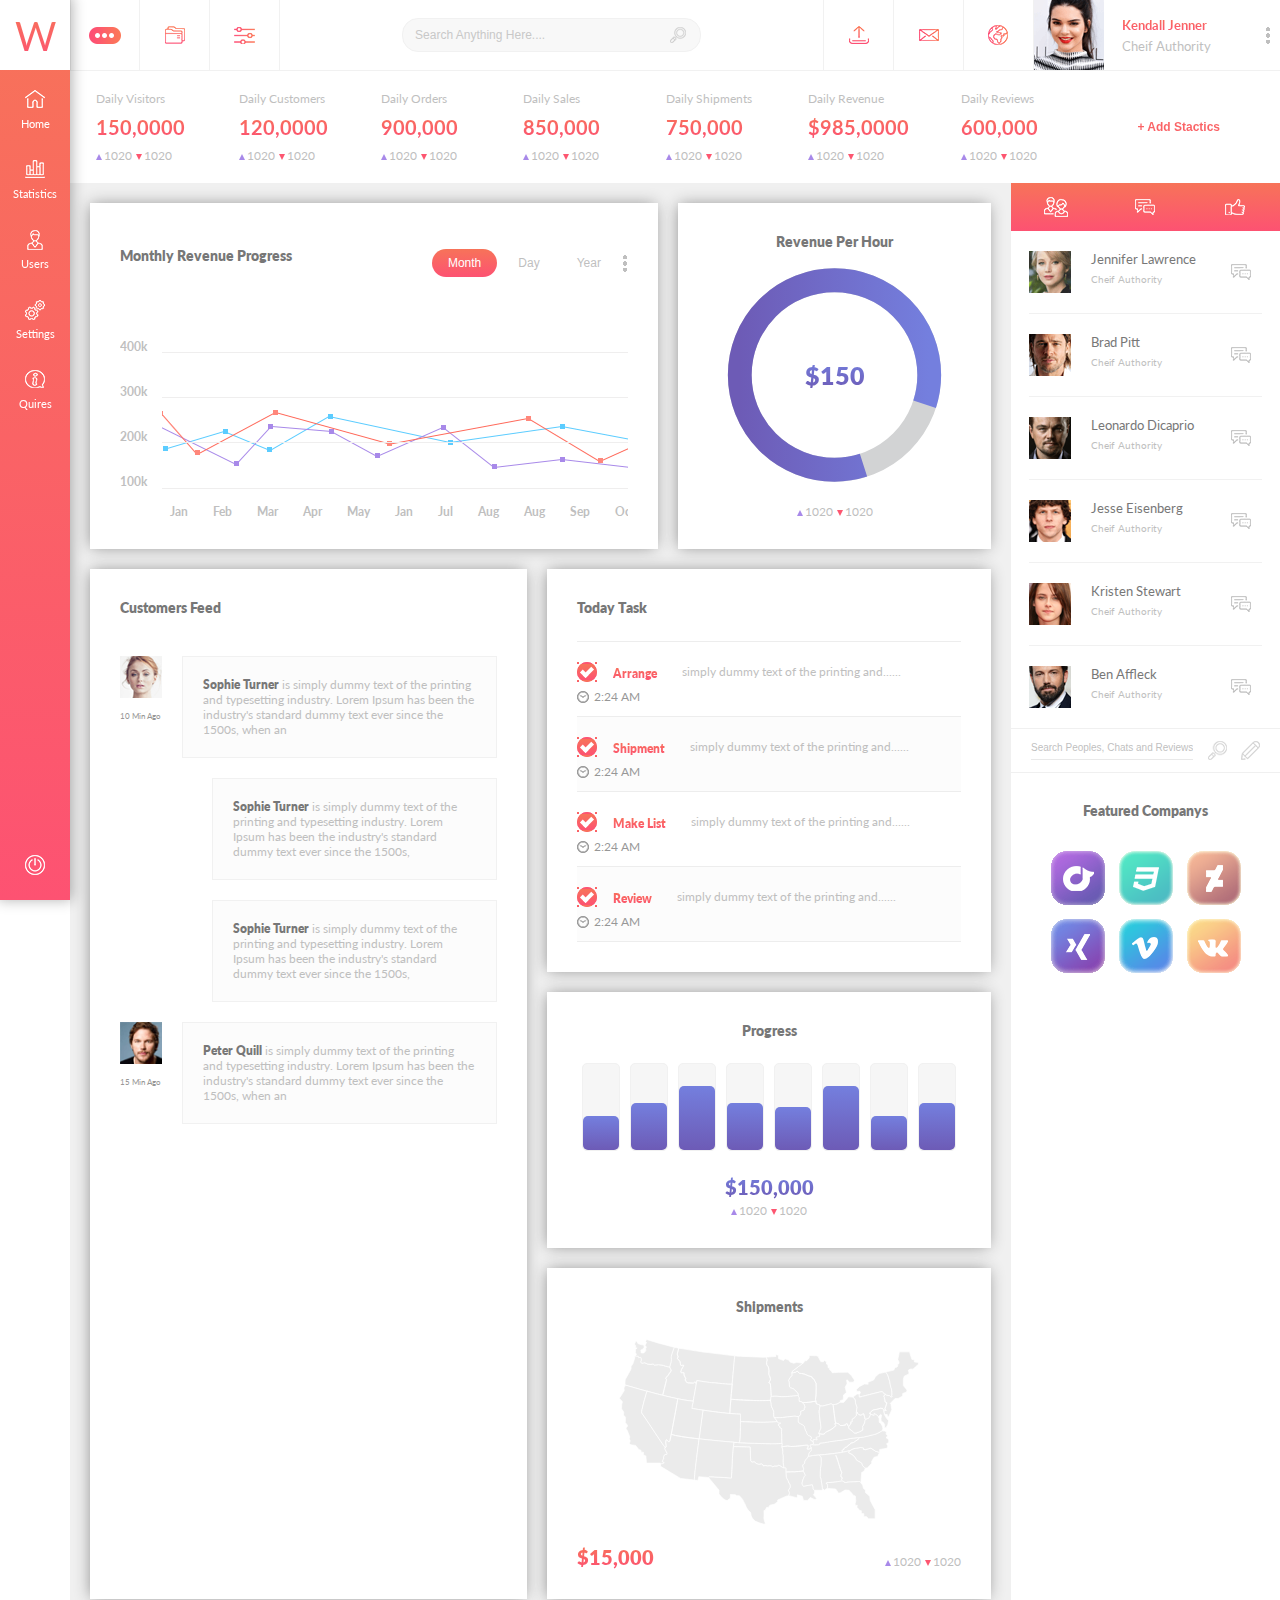
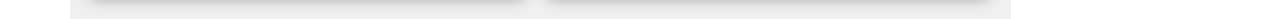
<file: index.html>
<!DOCTYPE html>
<html lang="en">
   <head>
      <meta charset="UTF-8" />
      <meta name="viewport" content="width=device-width, initial-scale=1.0" />
      <title>Hollywood dashboard</title>
      <link href="https://fonts.googleapis.com/css2?family=Lato:wght@300;400;700;900&display=swap" rel="stylesheet">
      <link rel="stylesheet" href="./source/style/main.css" />
   </head>
   <body>
      <div class="wrapper">
         <nav class="nav">
            <a href="#" class="nav__link nav__link--logo">
               <span>W</span>
            </a>
            <a href="#" class="nav__link nav__link--home">Home</a> 
            <a href="#" class="nav__link nav__link--statistics">Statistics</a> 
            <a href="#" class="nav__link nav__link--users">Users</a> 
            <a href="#" class="nav__link nav__link--settings">Settings</a> 
            <a href="#" class="nav__link nav__link--quires">Quires</a>
            <a href="#" class="nav__link nav__link--power"></a>
            <a href="#" class="nav__link nav__link--burger">
               <div class="nav__burger-item"></div>
            </a>
         </nav>
         <div class="container">
             <!-- HEADER START -->
            <header class="header">
               <div class="header-nav">
                  <button class="header-nav__btn header-nav__btn--more"></button>
                  <button class="header-nav__btn header-nav__btn--folder"></button>
                  <button class="header-nav__btn header-nav__btn--settings"></button>
                  <div class="header-nav__search">
                     <input class="header-nav__input-search" type="text" placeholder="Search Anything Here...." />
                  </div>
                  <button class="header-nav__btn header-nav__btn--upload"></button>
                  <button class="header-nav__btn header-nav__btn--envelope"></button>
                  <button class="header-nav__btn header-nav__btn--planet-earth"></button>
                  <div class="header-nav__user">
                     <img class="header-nav__userpic" src="./source/img/header/avatar.png" alt="Kendall Jenner" />
                     <div class="header-nav__text">
                        <span class="header-nav__name">Kendall Jenner</span>
                        <p class="header-nav__specialty">Cheif Authority</p>
                     </div>
                     <button class="header-nav__user-more"></button>
                  </div>
               </div>
               <div class="daily">
                  <ul class="daily__list">
                     <li class="daily__item">
                        <p class="daily__daily">Daily Visitors</p>
                        <p class="daily__daily-number">150,0000</p>
                        <div class="daily__index index"> 
                           <span class="index__item index__item--up">1020</span> 
                           <span class="index__item index__item--down">1020</span>
                        </div>
                     </li>
                     <li class="daily__item">
                        <p class="daily__daily">Daily Customers</p>
                        <p class="daily__daily-number">120,0000</p>
                        <div class="daily__index index">
                           <span class="index__item index__item--up">1020</span>
                           <span class="index__item index__item--down">1020</span>
                        </div>
                     </li>
                     <li class="daily__item">
                        <p class="daily__daily">Daily Orders</p>
                        <p class="daily__daily-number">900,000</p>
                        <div class="daily__index index"> 
                           <span class="index__item index__item--up">1020</span> 
                           <span class="index__item index__item--down">1020</span> 
                        </div>
                     </li>
                     <li class="daily__item">
                        <p class="daily__daily">Daily Sales</p>
                        <p class="daily__daily-number">850,000</p>
                        <div class="daily__index index"> 
                           <span class="index__item index__item--up">1020</span> 
                           <span class="index__item index__item--down">1020</span> 
                        </div>
                     </li>
                     <li class="daily__item">
                        <p class="daily__daily">Daily Shipments</p>
                        <p class="daily__daily-number">750,000</p>
                        <div class="daily__index index"> 
                           <span class="index__item index__item--up">1020</span> 
                           <span class="index__item index__item--down">1020</span>
                        </div>
                     </li>
                     <li class="daily__item">
                        <p class="daily__daily">Daily Revenue</p>
                        <p class="daily__daily-number">$985,0000</p>
                        <div class="daily__index index"> 
                           <span class="index__item index__item--up">1020</span> 
                           <span class="index__item index__item--down">1020</span> 
                        </div>
                     </li>
                     <li class="daily__item">
                        <p class="daily__daily">Daily Reviews</p>
                        <p class="daily__daily-number">600,000</p>
                        <div class="daily__index index"> 
                           <span class="index__item index__item--up">1020</span> 
                           <span class="index__item index__item--down">1020</span> 
                        </div>
                     </li>
                  </ul>
                  <button class="daily__daily-btn">+ Add Stactics</button>
               </div>
            </header>
            <!-- HEADER END -->
            <div class="container--inner">
               <main class="main">
                  <div class="stack--horizontal">
                     <div class="monthly-progress">
                        <div class="monthly-progress__header">
                           <p class="monthly-progress__title">Monthly Revenue Progress</p>
                           <div class="monthly-progress__btn-wrap">
                              <button class="monthly-progress__btn monthly-progress__btn--active">Month</button>
                              <button class="monthly-progress__btn">Day</button>
                              <button class="monthly-progress__btn">Year</button>
                              <button class="monthly-progress__btn-more"></button>
                           </div>
                        </div>
                        <div class="monthly-progress__diagram">
                           <div class="monthly-progress__inner">
                              <ul class="monthly-progress__osiy">
                                 <li class="monthly-progress__osiy-item"> 400k </li>
                                 <li class="monthly-progress__osiy-item"> 300k </li>
                                 <li class="monthly-progress__osiy-item"> 200k </li>
                                 <li class="monthly-progress__osiy-item"> 100k </li>
                              </ul>
                              <svg class="monthly-progress__svg"> </svg>
                           </div>
                           <ul class="monthly-progress__osix">
                              <li class="monthly-progress__osix-item"> Jan </li>
                              <li class="monthly-progress__osix-item"> Feb </li>
                              <li class="monthly-progress__osix-item"> Mar </li>
                              <li class="monthly-progress__osix-item"> Apr </li>
                              <li class="monthly-progress__osix-item"> May </li>
                              <li class="monthly-progress__osix-item"> Jan </li>
                              <li class="monthly-progress__osix-item"> Jul </li>
                              <li class="monthly-progress__osix-item"> Aug </li>
                              <li class="monthly-progress__osix-item"> Aug </li>
                              <li class="monthly-progress__osix-item"> Sep </li>
                              <li class="monthly-progress__osix-item"> Oct </li>
                              <li class="monthly-progress__osix-item"> Nov </li>
                              <li class="monthly-progress__osix-item"> Doc </li>
                           </ul>
                        </div>
                     </div>
                     <div class="revenue-per-hour">
                        <p class="revenue-per-hour__title">Revenue Per Hour</p>
                        <div class="revenue-per-hour__diagram">
                           <svg class="revenue-per-hour__svg" width="100%" height="100%" viewBox="0 0 42 42">
                              <circle class="revenue-per-hour__hole" cx="21" cy="21" r="15.91549430918954" fill="transparent"></circle>
                              <circle class="revenue-per-hour__ring" cx="21" cy="21" r="15.91549430918954" fill="transparent" stroke="#d2d3d4" stroke-width="4"></circle>
                              <circle class="revenue-per-hour__segment" cx="21" cy="21" r="15.91549430918954" fill="transparent" stroke="#ce4b99" stroke-width="4" stroke-dasharray="85 15" stroke-dashoffset="180"></circle>
                              <linearGradient id="linear-gradient">
                                 <stop offset="0%" stop-color="#6d5bb6" class="stop-1" />
                                 <stop offset="100%" stop-color="#747fde" class="stop-2" />
                              </linearGradient>
                           </svg>
                           <div class="revenue-per-hour__money">$150</div>
                        </div>
                        <div class="revenue-per-hour__index index">
                           <span class="index__item index__item--up">1020</span>
                           <span class="index__item index__item--down">1020</span>
                        </div>
                     </div>
                  </div>
                  <div class="stack--horizontal-two">
                     <div class="customers-feed">
                        <p class="customers-feed__title">Customers Feed</p>
                        <div class="customers-feed__wrap">
                           <div class="customers-feed__avatar-wrap">
                              <img class="customers-feed__avatar" src="./source/img/main/sophie_turner.png" alt="Sophie Turner" />
                              <span class="customers-feed__time-ago"> 10 Min Ago </span>
                           </div>
                           <ul class="customers-feed__list">
                              <li class="customers-feed__item">
                                 <span>Sophie Turner</span> is simply dummy text of the printing and typesetting industry. 
                                 Lorem Ipsum has been the industry's standard dummy text ever since the 1500s, when an
                              </li>
                              <li class="customers-feed__item">
                                 <span>Sophie Turner</span> is simply dummy text of the printing and typesetting industry.
                                 Lorem Ipsum has been the industry's standard dummy text ever since the 1500s,
                              </li>
                              <li class="customers-feed__item">
                                 <span>Sophie Turner</span> is simply dummy text of the printing and typesetting industry.
                                 Lorem Ipsum has been the industry's standard dummy text ever since the 1500s,
                              </li>
                           </ul>
                        </div>
                        <div class="customers-feed__wrap">
                           <div class="customers-feed__avatar-wrap">
                              <img class="customers-feed__avatar" src="./source/img/main/peter_quill.png" alt="Peter Quill" /> 
                              <span class="customers-feed__time-ago"> 15 Min Ago </span> 
                           </div>
                           <ul class="customers-feed__list">
                              <li class="customers-feed__item">
                                 <span>Peter Quill</span> is simply dummy text of the printing and typesetting industry.
                                 Lorem Ipsum has been the industry's standard dummy text ever since the 1500s, when an
                              </li>
                           </ul>
                        </div>
                     </div>
                     <div class="stack">
                        <div class="today-task">
                           <p class="today-task__title">Today Task</p>
                           <ul class="today-task__list">
                              <li class="today-task__item">
                                 <label class="today-task__label">
                                    <input  class="today-task__radio" type="checkbox" name="task_1" value="1" checked />
                                    <span class="today-task__mark"></span>
                                    <span class="today-task__desc">Arrange</span>
                                 </label>
                                 <span class="today-task__text">simply dummy text of the printing and......</span>
                                 <span class="today-task__clock">2:24 AM</span>
                              </li>
                              <li class="today-task__item">
                                 <label class="today-task__label">
                                    <input class="today-task__radio"  type="checkbox" name="task_1" value="1" checked />
                                    <span class="today-task__mark"></span>
                                    <span class="today-task__desc">Shipment</span>
                                 </label>
                                 <span class="today-task__text">simply dummy text of the printing and......</span>
                                 <span class="today-task__clock">2:24 AM</span>
                              </li>
                              <li class="today-task__item">
                                 <label class="today-task__label">
                                    <input class="today-task__radio" type="checkbox" name="task_1" value="1" checked />
                                    <span class="today-task__mark"></span>
                                    <span class="today-task__desc">Make List</span>
                                 </label>
                                 <span class="today-task__text">simply dummy text of the printing and......</span>
                                 <span class="today-task__clock">2:24 AM</span>
                              </li>
                              <li class="today-task__item">
                                 <label class="today-task__label">
                                    <input class="today-task__radio" type="checkbox" name="task_1" value="1" checked />
                                    <span class="today-task__mark"></span> 
                                    <span class="today-task__desc">Review</span>
                                 </label>
                                 <span class="today-task__text">simply dummy text of the printing and......</span>
                                 <span class="today-task__clock">2:24 AM</span>
                              </li>
                           </ul>
                        </div>
                        <div class="progress">
                           <p class="progress__title">Progress</p>
                           <div class="progress__grafic"> 
                              <span class="progress__col">
                              <span class="progress__value"></span>
                              </span>
                              <span class="progress__col">
                              <span class="progress__value"></span>
                              </span>
                              <span class="progress__col">
                              <span class="progress__value"></span>
                              </span>
                              <span class="progress__col">
                              <span class="progress__value"></span>
                              </span>
                              <span class="progress__col">
                              <span class="progress__value"></span>
                              </span>
                              <span class="progress__col">
                              <span class="progress__value"></span>
                              </span>
                              <span class="progress__col">
                              <span class="progress__value"></span>
                              </span>
                              <span class="progress__col">
                              <span class="progress__value"></span>
                              </span>
                           </div>
                           <div class="progress__footer">
                              <span class="progress__money"> $150,000 </span>
                              <div class="progress__index index">
                                 <span class="index__item index__item--up">1020</span>
                                 <span class="index__item index__item--down">1020</span>
                              </div>
                           </div>
                        </div>
                        <div class="shipments">
                           <p class="shipments__title">Shipments</p>
                           <div class="shipments__usa-map">
                              <svg xmlns="http://www.w3.org/2000/svg" viewBox="0 0 434.97 269.15">
                                 <g id="OBJECTS">
                                    <a href="#">
                                       <text fill="#fff">123456</text>
                                       <path class="cls-1" d="M251.17,47.33c-1.14,1.37,0,5.24,0,5.24s-5.47,6.15-5,7.75a13.81,13.81,0,0,1,.91,4.78c0,2.28,0,5,1.82,5.69s4.1.91,5.92,2.74,1.6,2.73,3.42,3.64S260.05,81,260.05,82s1.59,3.42,1.59,3.42l-.45,2.73.68,2.51h2.28l1.58,1.33c1.1,0,4.2.15,5.38.15,1.45,0,7.23-.8,7.23-.8l4.33-.8,3-.24-3,.24-4.33.8s-5.78.8-7.23.8c-1.18,0-4.28-.11-5.38-.15l1.38,1.18a6.51,6.51,0,0,1,1.82,2.5c.46,1.37,1.6,3.19.23,4.33s1.6,1.59-1.37,3.19-3.87.68-4.1,1.59a37.37,37.37,0,0,0,0,5l-3.18,2.74s-1.6,7.74.68,9.34,6.6,3,7.52,4.78.91,5.46,2.27,6.83,1.6,4.1,1.6,4.1,1.59,3,3.87,3.19a3.05,3.05,0,0,1,2.73,3.19c0,.91-3.19,2.05-.68,3.42a16.17,16.17,0,0,1,3.42,2.27s-.53-3.58.59-3.74,3.21-.32,3.21-.32l1.44,1.12a1.66,1.66,0,0,0,.33-1.44c-.16-1-2.25-2.57-.49-2.89s3.86-.8,3.86-.8.64-2.09.16-2.73a3.13,3.13,0,0,1-.48-3.53c.8-1.77,2.56-6.26,2.56-6.26s-.32-3.37-.48-5.14-2.57-17.17-2.08-19.74S292,97.07,292,97.07s0-1.13-2.41-2.09-3.05-.48-3.37-1.93a6,6,0,0,1-.16-2.24c-.27-1-.9-3-.9-3l.91-6.75.13-11.17-.13-5.46-1.45-2.64-1.77-3.7L280.1,56.3l-.32-1.61a28.43,28.43,0,0,1-7.38-2.4A23.58,23.58,0,0,0,265.18,50s-4,0-4.34-1a3.12,3.12,0,0,0-2.41-2.25c-1.28-.16-1,1.44-1.92,1.44a57,57,0,0,0-5.62,1.13,57,57,0,0,1,5.62-1.13c1,0,.64-1.6,1.92-1.44a3.12,3.12,0,0,1,2.41,2.25c.32,1,4.34,1,4.34,1a23.58,23.58,0,0,1,7.22,2.25,28.43,28.43,0,0,0,7.38,2.4l.32,1.61,2.73,1.76,1.77,3.7,1.45,2.64.13,5.46L286.05,81l-.91,6.75s.63,2,.9,3a6,6,0,0,0,.16,2.24c.32,1.45,1,1,3.37,1.93S292,97.07,292,97.07l3.69.16,6.1-1.61,6.1-1.6,2.73,1.28s3.53-.48,5.13-.8c1.11-.22,3.74-1.84,5.28-2.83V89.42L325.42,88l.19-3.3.21-3.52,4.28-3.48-1.87-7.76L331,64.82l-.29-2.18-.38-2.9.94-.53,3,3.43h5.94l1.61-2.77-4.27-6.41-5.43-5.36-13.69.28-9.09.53-1.08-2.4-2.54-1.87V41.83l-2.27-.13,0-1.07-.1-2.82-2.14-1.46L301,32.86l-3.35-2L296.81,33l-3.88-.14-3.88-7.34-1.87-1.21L277,23.91l-1.07,2,.26,1.48-3.74,4-2.8.27-2.28,3.61-.63-.1C263.62,37.53,252.15,46.15,251.17,47.33Z" />
                                    </a>
                                    <a href="#">
                                       <path class="cls-1" d="M41,75.15s-.06.22-.17.57c22.59,6.15,51.18,13.22,67,14.41,2-10.43,4.73-25.48,5.3-29.81,0,0,19.82,3.18,23.47,3.18s24.13,2.84,27.79,1.89c1.68-18.72,3.42-37.1,3.79-41l-39-4.72-8.52-1-.77-.1-24.29-3.9L87,13.26l-2.3,8.56L86,25.92l-1.14,2a8.06,8.06,0,0,0,3,3.42c1.82.91.91,6.6,2.28,7.06,0,0,3.87-.68,3.87,0s-3.42,6.15-3.42,6.15a5.63,5.63,0,0,1-.68,2.73c-.68.91.23,1.14.91,1.6s3.87-.91,3.65.45a12.3,12.3,0,0,0,.45,3.87l2,4.1-.91,2.51s1.6.23,1.6.91-.23,1.37.68,2a7.88,7.88,0,0,0,3,.91,33.71,33.71,0,0,1,4.33.23,10.18,10.18,0,0,0,2.73,0s1.82-2.05,2.51-1.37a9.55,9.55,0,0,1,1.36,2.51,9.55,9.55,0,0,0-1.36-2.51c-.69-.68-2.51,1.37-2.51,1.37a10.18,10.18,0,0,1-2.73,0,33.71,33.71,0,0,0-4.33-.23,7.88,7.88,0,0,1-3-.91c-.91-.68-.68-1.37-.68-2s-1.6-.91-1.6-.91L97,57.35l-2-4.1a12.3,12.3,0,0,1-.45-3.87c.22-1.36-3,0-3.65-.45s-1.59-.69-.91-1.6a5.63,5.63,0,0,0,.68-2.73S94,39.13,94,38.45s-3.87,0-3.87,0c-1.37-.46-.46-6.15-2.28-7.06a8.06,8.06,0,0,1-3-3.42l1.14-2-1.37-4.1L87,13.26,85,13l-.89-.2-3.75-.83C79,15.38,74.82,26.4,75.78,27.74c1.14,1.6-1.14,9.57-1.14,9.57L73.5,40.73S76,44.37,75.78,46s-3.87,5-3.65,5.92-4.55,3.87-4.1,5,1.6,1.59.92,3.42S63.71,81.5,63.71,81.5,68.26,62.14,69,60.32,68.49,58,68,56.9s4.33-4.1,4.1-5,3.42-4.33,3.65-5.92-2.28-5.24-2.28-5.24-5.24-1.14-8.65-2.28a27.68,27.68,0,0,0-7.52-1.14l-5.7.46-2.05-1.6-3.64.68-4.1-.45a49.64,49.64,0,0,0-4.55-2c-.92-.23-2.74.91-3.65.68s-2.28-1.36-1.59-2.28A5.63,5.63,0,0,0,32.73,30s-.23-2.73-.91-3.19-3,.46-3,.46,0-1.82-.91-2.28a18,18,0,0,0-4.51-.28l-.33.39v2.41l-2.68,8.55-1.24,1.79L17.76,40v3.47l-3.52,6.38L9.21,59l-.43,7.62c3.71,1.12,16.44,4.91,32,9.15C40.91,75.37,41,75.15,41,75.15Z" />
                                    </a>
                                    <a href="#">
                                       <path class="cls-1" d="M164.61,65.33l-.22.06c-1.64,18.16-3.21,36.63-3.42,42.53.21-5.9,1.78-24.37,3.42-42.53-3.66,1-24.23-1.89-27.79-1.89s-23.47-3.18-23.47-3.18c-.57,4.33-3.35,19.38-5.3,29.81l.29,0-.29,0c-1.13,6-2,10.5-2,10.5s6.63,1.13,16.15,2.55h0c15.84,2.37,39.69,5.56,54.42,5.76,0,0,0,4.62,0,10.78,3.13.22,33.65,2.24,53.38,0-.69-.46-1.83-3.42-3.88-5.24a2.73,2.73,0,0,1-.46-.6h0c-1.39-2.37-.49-8-.9-9.2a40.87,40.87,0,0,0-3-6.38c-.92-1.36-.23-5.23-1.14-7.06a5.08,5.08,0,0,1-.33-2.44C203.55,90.54,163,87.42,163,87.42s40.53,3.12,57.07,1.43c.1-1.85.63-4,.78-5.53.23-2.28-1.14-18.68-1.14-18.68l-2.27-1.36s2.5-3.65,2.5-5-1.82-5.47-2.28-6.84.23-4.55,0-6.38-.45-4.78-2.27-6.37-.92-6.61-.46-7.75-1.14-4.55-1.14-4.55,1.6,3.41,1.14,4.55-1.37,6.15.46,7.75,2.05,4.55,2.27,6.37-.45,5,0,6.38S220,56.9,220,58.27s-2.5,5-2.5,5l2.27,1.36s1.37,16.4,1.14,18.68c0,0,8.35-.7,11.4.1s15.73-.32,18.14-.48,9.64-1,9.64-1c0-.91,0-3.87-1.82-4.78s-1.6-1.82-3.42-3.64-4.1-2-5.92-2.74-1.82-3.41-1.82-5.69a13.81,13.81,0,0,0-.91-4.78c-.46-1.6,5-7.75,5-7.75s-1.14-3.87,0-5.24c1-1.18,12.45-9.8,15.59-12.15L258,33.8l-4.29,1.35-5.47-1.88-1.62-2.68-5.6-1.87-2.14,2.41-7.49-2.68V24l-3.62-2.13v3.48l-12.9.87-4.75.32-30.74-1.34-2.94-.13-4-.19-4.32-.52c-.37,3.89-2.11,22.27-3.79,41Z" />
                                    </a>
                                    <a href="#">
                                       <path class="cls-1" d="M263.69,104.73c.23-.91,1.14,0,4.1-1.59s0-2,1.37-3.19.23-3-.23-4.33a6.51,6.51,0,0,0-1.82-2.5l-1.38-1.18h0l-1.58-1.33h-2.28l-.68-2.51.45-2.73s-1.59-2.5-1.59-3.42c0,0-7.23.83-9.64,1s-15.09,1.29-18.14.48-11.4-.1-11.4-.1c-.15,1.5-.68,3.68-.78,5.53l.55-.06-.55.06a5.08,5.08,0,0,0,.33,2.44c.91,1.83.22,5.7,1.14,7.06a40.87,40.87,0,0,1,3,6.38c.41,1.25-.49,6.83.9,9.2a69.24,69.24,0,0,0,7,.31c4.34,0,20.71-2.25,22.31-2.25a12.57,12.57,0,0,1,3.21.49h2.56l3.18-2.74A37.37,37.37,0,0,1,263.69,104.73Z" />
                                    </a>
                                    <a href="#">
                                       <path class="cls-1" d="M28,25c.91.46.91,2.28.91,2.28s2.28-.91,3-.46.91,3.19.91,3.19a5.63,5.63,0,0,1-.68,2.73c-.69.92.68,2,1.59,2.28s2.73-.91,3.65-.68a49.64,49.64,0,0,1,4.55,2l4.1.45,3.64-.68,2.05,1.6,5.7-.46a27.68,27.68,0,0,1,7.52,1.14c3.41,1.14,8.65,2.28,8.65,2.28l1.14-3.42s2.28-8,1.14-9.57c-1-1.34,3.25-12.36,4.6-15.82l-3.25-.72L56.66,5.73,40.09.62l-1.2,3.1,1.2,1.21-.6,1.46L38,9.07l2.14,2.81L39,13.22V17l-2.68,3.21H32.47l-.54-4.29L34.61,15l2-2.81V8.93l-4.69-.79L27.52,6.39l-1.2-3.2H24.45l-1.34,3.6V8.93l1.34.67-.13,3.2,2.13.3-2.23,2.17-.17,4.36,1.47,2.68-2.08,2.42A18,18,0,0,1,28,25Z" />
                                    </a>
                                    <a href="#">
                                       <path class="cls-1" d="M344.47,106.33v-.07S344.45,106.32,344.47,106.33Z" />
                                    </a>
                                    <a href="">
                                       <path class="cls-1" d="M380.42,76.52c2.57-.32,2.57.8,2.57.8l1.12,1.29s-.16.64.8,1.12l1.48.79.35-.27-.35.27,1.73,1,4.5.8s2.24,2.57,3.37,1.93-.32-1.13-.32-1.93a6.29,6.29,0,0,1,.48-1.93s-.48-8-1.13-9-1.44-5.14-1.44-5.14l-.8-4.65L391,55.82s-.8-3.85-2.25-5.3a9.19,9.19,0,0,1-1.7-2.64l-9.62,2.23-5.62,5-2,4.15-8.21,3.43-.75.31.81,2.54L356,65.23l-7.22,3.88-4.27,4.14.67,3.08,4.28-.54.93,1.87-1.07,2.14-1,0,.27,4.62S377.85,76.84,380.42,76.52Z" />
                                    </a>
                                    <a href="#">
                                       <path class="cls-1" d="M65.51,179.73c1.28-.81-1-1-1.93-1.45s.48-1.76.48-2.89,1.61-1.12,1-2.08,1.12-5.14,1.12-5.14a3,3,0,0,1,2.41-.64c1.28.32,1.76-1.13,1.28-2.09l-1.6-3.21c-.32-.64-.81-2.25-1.45-2.73-.3-.22.11-1,.63-1.86-3.42-3.78-32.67-49.28-34.23-50.17s6.37-27.55,7.61-31.75c-15.58-4.24-28.31-8-32-9.15l-.11,2L7.34,71l.52,3.74L3.19,82.34.64,85.82,5.19,90.9l-.93,4-.32,6.34L7.07,106l-.27,4.29,2.81,3.07-.27,7.89,3.08,3.62v2l-1.88,2v1.6l1.21,1.08,2.53,6.25.61,1.51,1.13,2.8-.94,2.41.68,1.74.8,1.46-1,2.95h0l-.32.93,2.27,1.87,6.69.8,5.09,6.28,2.71.72.49,2.9h3.21v4l3.48,1.33.28,3.17.65,7.26H60.42V181H62.3A6.42,6.42,0,0,0,65.51,179.73Z" />
                                       <text class="cls-2" transform="translate(21.56 134.57)" fill="#fff"></text>
                                    </a>
                                    <a href="#">
                                       <path class="cls-1" d="M174.65,150.35s-3-.23-7.9-.64a52.5,52.5,0,0,1-.61,6.26s22.64.64,24.24.8l.8,20.07,2.09,1.76,3.37-.64,1.44,1.93,3.86,1.76h2.56l2.25-.48,2.57,1.77v1.12l3.85-.64,2.09.8,1.6-.16,2.25-.32,2.09.48,1.76,1.12,2.73-1h4L232,183.1l1.61.64s3.58,2.77,5.08,3c0,0,1.37.23.23-3.64s.45-14.58-1.14-17.09c0,0,.45-5.92-.69-7.74a3.63,3.63,0,0,1-.42-1.76l-.5.11.5-.11c-.05-2,.71-4.62.2-5.3C226.6,153,174.65,150.35,174.65,150.35Z" />
                                    </a>
                                    <a href="#">
                                       <path class="cls-1" d="M176.38,119.72c-.11,11.34-.48,27.93-1.73,30.63,0,0,51.95,2.66,62.17.85-.69-.91-.23-11.85-.69-13s.23-8,.23-8a4,4,0,0,0-2.28-1.14,7.4,7.4,0,0,0-1.36-3c-.91-.91-.91-.45-1.6-1.14s1.82-1.36,3-2.27.69-1.14-1.59-.91-2.05-1.6-2.73-2C210,122,179.51,119.94,176.38,119.72Z" />
                                    </a>
                                    <a href="">
                                       <path class="cls-1" d="M176.38,119.72l-.28,0,.28,0c.06-6.16,0-10.78,0-10.78-14.73-.2-38.58-3.39-54.42-5.76,0,.36-2.74,19.79-5.61,41.64,18.89,2.15,39.42,4,50.36,4.89,0-.2-.06-.32-.12-.32s.1.12.12.32c4.92.41,7.9.64,7.9.64C175.9,147.65,176.27,131.06,176.38,119.72Z" />
                                    </a>
                                    <a href="#">
                                       <path class="cls-1" d="M281.92,215l-1.37-3.88L268,213.38s-1.14-.23-2-3,3-10.71,3-10.71c-.49-.65,1.83-2.05,1.83-2.05l-1.83-3.18a3.15,3.15,0,0,0-1.14-2.28.85.85,0,0,1-.3-.73c-1.72.18-11.84,1.24-14.19,1.1-2.57-.16-10.76.32-10.76.32s8.19-.48,10.76-.32c2.35.14,12.47-.92,14.19-1.1,0-1.1,1.29-2.9-.15-5.42-1.82-3.19.68-4.56.68-4.56s2.51-1.36,1.6-2.28,1.82-4.78,3-5.69.68-1.37,1.59-2.28a3.24,3.24,0,0,0,.55-1h0c.64-1.68,1.14-4.67,1.5-5.39.46-.91,2.51-1.82,2.74-3a9.86,9.86,0,0,0,.22-1.59l-.22-3.65a6.83,6.83,0,0,1-1.6-1.82c-.68-1.14,3.42-1.36,3.42-1.36l1.36-1.83-.22-2.05a16.17,16.17,0,0,0-3.42-2.27c-2.51-1.37.68-2.51.68-3.42a3.05,3.05,0,0,0-2.73-3.19c-2.28-.23-3.87-3.19-3.87-3.19s-.23-2.73-1.6-4.1-1.36-5-2.27-6.83-5.24-3.19-7.52-4.78-.68-9.34-.68-9.34H258a12.57,12.57,0,0,0-3.21-.49c-1.6,0-18,2.25-22.31,2.25a69.24,69.24,0,0,1-7-.31,2.73,2.73,0,0,0,.46.6c2.05,1.82,3.19,4.78,3.88,5.24s.45,2.27,2.73,2,2.73,0,1.59.91-3.64,1.59-3,2.27.69.23,1.6,1.14a7.4,7.4,0,0,1,1.36,3,4,4,0,0,1,2.28,1.14s-.68,6.84-.23,8,0,12.08.69,13c.51.68-.25,3.27-.2,5.3,1.78-.4,7.91-1.69,10.1-1,2.57.8,9.63.16,9.63.16l7.38-.8s9.95-1.29,10.59-.64-.16,3.53-1,4.49.64,1.12,2.09,1,2.41-1.76,3.21-1.44c-.8-.32-1.77,1.28-3.21,1.44s-2.89,0-2.09-1,1.61-3.85,1-4.49-10.59.64-10.59.64l-7.38.8s-7.06.64-9.63-.16c-2.19-.68-8.32.61-10.1,1a3.63,3.63,0,0,0,.42,1.76c1.14,1.82.69,7.74.69,7.74,1.59,2.51,0,13.21,1.14,17.09s-.23,3.64-.23,3.64l3.64.46s-.45,12.52,1.37,15.49,2,3.41,2.28,4.78,1.59,2.28,2,3.42.91,4.1,0,5.23-2.51,3.19-1.82,4.33,1.59,3.65.68,4.56a4.13,4.13,0,0,0-.7,2.56h1.6l9.77,2.54,1.46-.94v-3.08l7.09,2,1.74,6,6.14,0,3.62-4.29,6.82,3.2,2.81-1.73-5.08-5.22,1.87-2.54v-4.28h.13l-1.28-.64C281.46,217.94,281.92,215,281.92,215Z" />
                                    </a>
                                    <a href="#">
                                       <path class="cls-1" d="M365.49,158.22l-7.86,2.25-2.73-.32-.16-2.09s-1.45-.32-3.21-.64-2.41.16-2.41.16-6.42,1.12-8.35,1.44-5.78,3-5.78,3l-.76.14L333.07,165l2.25,1.12,1.76.81,3.37,2.4,2.73,3.37a5.13,5.13,0,0,0,2.89,3.86c2.73,1.44,5.46,3,5.46,3a3.91,3.91,0,0,1,.8,1.44,27,27,0,0,0,1.12,2.57,27.43,27.43,0,0,1,1.93,2.41,5.32,5.32,0,0,0,2.08,1.46l.19-.42h2.68l6.41-6.81-.14-2.68,2.85-4.85.77-1.29,4.95-1.08,3.06-5.89-5.84-1.56Z" />
                                    </a>
                                    <a href="#">
                                       <path class="cls-1" d="M356.82,141.69c-3.85,1.12-15.08,1.44-21.18,2.57s-11.24,2.56-17.66,3-20.06,3-20.06,3l-6.58.65v1.76c0,.8-10.56.72-10.56.72s-4.1.22-3.42,1.36a6.83,6.83,0,0,0,1.6,1.82l.22,3.65a9.86,9.86,0,0,1-.22,1.59c-.23,1.14-2.28,2-2.74,3-.36.72-.86,3.71-1.5,5.39.5-.07,3.91-.51,5.54-1s-3.42.13,10.31-1.07l0-.05,0,.05,7.83-.69c23.27-2.09,33.87-5,33.87-5l2-.34.12-.3-.12.3.76-.14s3.86-2.73,5.78-3,8.35-1.44,8.35-1.44.64-.48,2.41-.16,3.21.64,3.21.64l.16,2.09,2.73.32,7.86-2.25,6.9,4.65,5.84,1.56v-4.14l10.57-1.73,1.33-3.35-1.87-3.33,2-1.2,1.12-.68v-4l-4-3.08,2.28-2.14.13-1.33L387.47,138l.66-3.35-2.68-1.19-3.47-.27.13-.44c-1.52.95-4.56,2.79-7.31,4.16C371,138.8,360.68,140.56,356.82,141.69ZM340.29,150s-1.6.48-3.85,1l-1,1.44-3.37,2.41s-.49,1.6-1.29,1.6-2.57,1.13-3.53,1.61-.32,2.25-1.12,2.25-1.93.16-2.09,1.28a12.33,12.33,0,0,0,0,2.57,12.33,12.33,0,0,1,0-2.57c.16-1.12,1.28-1.28,2.09-1.28s.16-1.77,1.12-2.25,2.73-1.61,3.53-1.61,1.29-1.6,1.29-1.6l3.37-2.41,1-1.44c2.25-.49,3.85-1,3.85-1s7.38-4.33,9.31-7.22C347.67,145.7,340.29,150,340.29,150Z" />
                                    </a>
                                    <a href="#">
                                       <path class="cls-1" d="M428.61,33.24l-.37-3.44L425,29.66l-3.52-11H406.78l-2.21,11L406.18,33l.14,2.81-1.89.67L404.31,39l-.81,1.6h0l-3.31.93-1.33,3.59-11.77,2.73a9.19,9.19,0,0,0,1.7,2.64c1.45,1.45,2.25,5.3,2.25,5.3l1.77,5.78.8,4.65s.8,4.17,1.44,5.14,1.13,9,1.13,9a6.29,6.29,0,0,0-.48,1.93c0,.8,1.44,1.28.32,1.93s-3.37-1.93-3.37-1.93l-4.5-.8-1.73-1c-.78.62-2.53,2.13-2.12,2.85.52.91,1,1.95,1,1.95l-.13,1.42.52,1.3.13,1.56.39,1.82,2.47,1.17-2.86,8.84,1.95,2.2-3.12-.65,3.12.65-1.95-2.2,2.86-8.84-2.47-1.17-.39-1.82L385.7,88l-.52-1.3.13-1.42s-.52-1-1-1.95c-.41-.72,1.34-2.23,2.12-2.85l-1.48-.79c-1-.48-.8-1.12-.8-1.12L383,77.32s0-1.12-2.57-.8-31.78,7.87-31.78,7.87l-.27-4.62-3-.1-5.76,4.54a39.85,39.85,0,0,0,2.59,3.31c.39.26.91,2.34.91,2.34s-.26,4,.78,5.33a9.2,9.2,0,0,1,1.29,3.9s-.67,5.28-.69,7.17a1.92,1.92,0,0,1,.82-.29s1.3.65.91,1.56,1.17,1.3,1.17,1.3l.78.91a23.67,23.67,0,0,0,2.6.65c.91.13,1.43-.78,2.21-1.17s2-.91,2-.91l.65,2.34a16.12,16.12,0,0,1,1,3.64,6.62,6.62,0,0,0,.78,2.47,6.62,6.62,0,0,1-.78-2.47,16.12,16.12,0,0,0-1-3.64l-.65-2.34s-1.17.52-2,.91-1.3,1.3-2.21,1.17a23.67,23.67,0,0,1-2.6-.65l-.78-.91s-1.56-.39-1.17-1.3-.91-1.56-.91-1.56a1.92,1.92,0,0,0-.82.29v.07l0,0,0,0a2.18,2.18,0,0,0,0,.55c.26.65-.51,1.82,0,2.86s-.9,1.82-1.42,2.6-.65,1.82-1.56,1.82c0,0-3,1.3-3.12,2.34a21.26,21.26,0,0,0-.26,2.85c0,1-.26,1.17-.26,1.17l-1.3-.78-.39,1-.13,1.43s1.56-1.3,0,.91a14.89,14.89,0,0,0-1.82,3l-1.18.33s0,3.53,1.12,4.17,4.18,2.89,5,3.53,1.92,2.57,3.05,2.57,2.89-.16,2.89-.16l.48-1a5.84,5.84,0,0,0,3.37-.8l3.37-1.77,1.6-1v-3.69s-.8-1.77,0-2.09,2.93-5.11,2.8-6a4.53,4.53,0,0,1,.91-3c.52-.52-1,.13,1.43-1s2.33-.39,3-1a13,13,0,0,0,2.34-3.9c.26-1,.91-1.17.39-2.08s-1.3-1.56.39-.52a12.91,12.91,0,0,0,3.25,1.69c.91.26,1.95.65,1.95,0s-.78-2.21,0-2.21,2.73,1.82,4.16,2.34c1.12.41,1.14,1.5,1.9,2.1l3.15-3.27,1.46.94-.93,5.08.31,4,3,1.57,2,3.22-.35,4.48h2.35l2.41-3.94,1.48-6.16-3.48-4.14-3-5.19.54,0a12.87,12.87,0,0,1-1-4,6,6,0,0,0-.52-2.6l-1.43-1.94-3-.26L374,102l-5.33.9L365,106s-1.56,1.43-.91,2.47c-.65-1,.91-2.47.91-2.47l3.64-3.12L374,102l5.45-1.43,3,.26,1.43,1.94a6,6,0,0,1,.52,2.6,12.87,12.87,0,0,0,1,4l3.78.21.4,3,1.73.27,2.62-6,1.92-4.4-1.21-8-1.06-1.06,6.95-7.09H405l2.66-1.43,4-2.19v-3.6l5.61-2.27.67-2.68L412.6,67.5V58.68L413.8,54l6.82-3.35V48.38l-.8-3.21,2.94-1.6,3.87.13L430,40.63l4.45-4V33.94Z" />
                                    </a>
                                    <a href="#">
                                       <path class="cls-1" d="M374.53,110.52c-1.43-.52-3.38-2.34-4.16-2.34s0,1.56,0,2.21-1,.26-1.95,0a12.91,12.91,0,0,1-3.25-1.69c-1.69-1-.91-.39-.39.52s-.13,1-.39,2.08a13,13,0,0,1-2.34,3.9c-.65.65-.52-.13-3,1s-.91.52-1.43,1a4.53,4.53,0,0,0-.91,3c.13.91-2,5.7-2.8,6s0,2.09,0,2.09v3.69l-1.6,1L349,134.79a5.84,5.84,0,0,1-3.37.8l-.48,1s-1.77.16-2.89.16-2.25-1.92-3.05-2.57-3.85-2.89-5-3.53-1.12-4.17-1.12-4.17l-1.45-1.61a2.3,2.3,0,0,0-.32-1.92c-.64-.8-1.44.64-2.4.64s-.33,1.28-.33,1.28a14.15,14.15,0,0,0-3.37.49H321a5.8,5.8,0,0,0-1.92-2.09c-1.29-.8-2.57-.64-2.73-1.12s-1-.08-1.93.15h0c-.27.07-.55.13-.8.17-1.13.16.64,2.24,1,2.89s-1.44.64-1.76,1.76l-1.77,2.09a79.69,79.69,0,0,1-8.35,4.65c-3.85,1.77-3.85,2.41-3.85,2.41l-.8,1.44a12.47,12.47,0,0,1-2.25.49c-.64,0-5.29-1.13-5.29-1.13s4.65,1.13,5.29,1.13a12.47,12.47,0,0,0,2.25-.49l.8-1.44s0-.64,3.85-2.41a79.69,79.69,0,0,0,8.35-4.65l1.77-2.09c.32-1.12,2.08-1.12,1.76-1.76s-2.09-2.73-1-2.89c.25,0,.53-.1.8-.17-.81-2.12-3.71-26.81-3.71-26.81s2.9,24.69,3.71,26.81c.91-.23,1.8-.53,1.93-.15s1.44.32,2.73,1.12a5.8,5.8,0,0,1,1.92,2.09h4.17a14.15,14.15,0,0,1,3.37-.49s-.64-1.28.33-1.28,1.76-1.44,2.4-.64a2.3,2.3,0,0,1,.32,1.92l1.45,1.61,1.18-.33a14.89,14.89,0,0,1,1.82-3c1.56-2.21,0-.91,0-.91l.13-1.43.39-1,1.3.78s.26-.13.26-1.17a21.26,21.26,0,0,1,.26-2.85c.13-1,3.12-2.34,3.12-2.34.91,0,1-1,1.56-1.82s1.94-1.56,1.42-2.6.26-2.21,0-2.86a2.18,2.18,0,0,1,0-.55s0,0,0-.07c0-1.89.69-7.17.69-7.17a9.2,9.2,0,0,0-1.29-3.9c-1-1.3-.78-5.33-.78-5.33s-.52-2.08-.91-2.34a39.85,39.85,0,0,1-2.59-3.31L333,83.82l-.73.84L326,92,321,91.7v0c-1.54,1-4.17,2.61-5.28,2.83-1.6.32-5.13.8-5.13.8L307.87,94l-6.1,1.6-6.1,1.61L292,97.07s-1,4.49-1.44,7.06,1.92,18,2.08,19.74.48,5.14.48,5.14-1.76,4.49-2.56,6.26a3.13,3.13,0,0,0,.48,3.53c.48.64-.16,2.73-.16,2.73s-2.09.48-3.86.8.33,1.93.49,2.89a1.66,1.66,0,0,1-.33,1.44l-1.44-1.12s-2.09.16-3.21.32-.59,3.74-.59,3.74l.22,2.05-1.36,1.83s10.56.08,10.56-.72V151l6.58-.65s13.64-2.56,20.06-3,11.56-1.92,17.66-3,17.33-1.45,21.18-2.57,14.13-2.89,18-4.82c2.75-1.37,5.79-3.21,7.31-4.16l.8-2.63-.3-1.41-.49-2.34-2.27-4.28L377.71,121l-.27-5.61-1.21-2.54.2-.21C375.67,112,375.65,110.93,374.53,110.52Z" />
                                    </a>
                                    <a href="#">
                                       <path class="cls-1" d="M116.39,144.82c-18.36-2.08-35.17-4.48-40.13-6.66,5,2.18,21.77,4.58,40.13,6.66C119.26,123,122,103.54,122,103.18c-9.52-1.42-16.15-2.55-16.15-2.55s.85-4.48,2-10.5C92,88.94,63.39,81.87,40.8,75.72c-1.24,4.2-9.08,30.91-7.61,31.75S64,153.86,67.42,157.64a11,11,0,0,0,1.3-2.31c0-.64-.48-3.21-.64-4.33s-.27-3.45.87-4.81l3,2.27s.68,1.6,1.82-.22S85.54,86.65,85.54,86.65s-10.67,59.76-11.81,61.59-1.82.22-1.82.22l-3-2.27c-1.14,1.36-1,3.68-.87,4.81s.64,3.69.64,4.33a11,11,0,0,1-1.3,2.31l.16.16-.16-.16c-.52.84-.93,1.64-.63,1.86.64.48,1.13,2.09,1.45,2.73l1.6,3.21c.48,1,0,2.41-1.28,2.09a3,3,0,0,0-2.41.64s-1.77,4.17-1.12,5.14-1,1-1,2.08-1.44,2.41-.48,2.89,3.21.64,1.93,1.45A6.42,6.42,0,0,1,62.3,181H60.42v3.62L77.1,194.7l12.33,7.45,20.13,2.45C109.5,198.73,113.06,170.16,116.39,144.82Z" />
                                    </a>
                                    <a href="#">
                                       <path class="cls-1" d="M355.38,186a27.43,27.43,0,0,0-1.93-2.41,27,27,0,0,1-1.12-2.57,3.91,3.91,0,0,0-.8-1.44s-2.73-1.61-5.46-3a5.13,5.13,0,0,1-2.89-3.86l-2.73-3.37-3.37-2.4-1.76-.81L333.07,165l1.16-2.75-2,.34s-10.6,2.89-33.87,5l-7.83.69a31.64,31.64,0,0,1,2.69,4c.16.64,0,9.15,0,9.15s-1.6,12.36-1.28,12.84-.48,5.46.16,6.26a12,12,0,0,1,1.12,3.53s1.77,10.92,1.93,12.2a3.72,3.72,0,0,0,.55,1.44l.54-.48,1.87,2.14,3.45-2.55.17-.12h.15l.81-1.4v-2.57s.65-1.77-.64-2.09-1.12-1.92-1.12-1.92l2.89-.48,3.69-.16,6.1-.49,6.9-1.12a15.22,15.22,0,0,1,4.49-.32,2.44,2.44,0,0,1,1.77,1.76l2.41.33a20.67,20.67,0,0,1,6.42-.81c4.17,0,7.7-.48,10.11-.48s2.57-.48,3.37-.16a10.31,10.31,0,0,1,2,1.84L352,194.7l.06-1.11,3.48-1.88,1.95-4.26A5.32,5.32,0,0,1,355.38,186ZM322.8,204.12v0l1.28-2.4L322,199a13.65,13.65,0,0,1,.16-2.09,5.91,5.91,0,0,1,.81-2.09,2.71,2.71,0,0,0-.48-3.05c-.81-.64-3.37-10.91-5.78-17.65-2-5.61-2.23-6-2.25-6v0s.24.36,2.25,6c2.41,6.74,5,17,5.78,17.65a2.71,2.71,0,0,1,.48,3.05,5.91,5.91,0,0,0-.81,2.09A13.65,13.65,0,0,0,322,199l2.09,2.73Z" />
                                    </a>
                                    <a href="">
                                       <path class="cls-1" d="M314.45,168.17v0Z" />
                                    </a>
                                    <a href="#">
                                       <path class="cls-1" d="M246.16,220.44c-.69-1.14.91-3.19,1.82-4.33s.45-4.1,0-5.23-1.82-2-2-3.42-.46-1.82-2.28-4.78-1.37-15.49-1.37-15.49l-3.64-.46c-1.5-.22-5.08-3-5.08-3L232,183.1l-2.25,1.28h-4l-2.73,1-1.76-1.12-2.09-.48-2.25.32-1.6.16-2.09-.8-3.85.64v-1.12l-2.57-1.77-2.25.48h-2.56l-3.86-1.76L196.64,178l-3.37.64-2.09-1.76-.8-20.07c-1.6-.16-24.24-.8-24.24-.8-1,.8-2.56,41.09-2.88,45.59,0,0-30.5-1.93-31.62-1.93a1.81,1.81,0,0,0-1.56,1.18l13.13,15.9,2.11,2.55-.24,4.73S150,232.64,157,234.37l4.68-3.61v-5.22l7.49.27,1.34,1.48h4.41a31.33,31.33,0,0,1,7.75,11.44c0,.1.09.2.14.32s3.34,9.36,7.75,11.9a14.63,14.63,0,0,1,1.34,5,14.75,14.75,0,0,0,2.41,4.83,14.58,14.58,0,0,0,9.23,5.73l7.21,2.14,1.74-1.34a28.26,28.26,0,0,1-2-6.53,10.6,10.6,0,0,1,.1-4.29l-.13-7.76,2-.54,1.61-3.74,2.94-.27,2.14-3.21,5.88-1.2,1.48-1,3.87-2.62v-2.68l13.24-5.87h2.54a4.13,4.13,0,0,1,.7-2.56C247.75,224.09,246.84,221.58,246.16,220.44Z" />
                                    </a>
                                    <a href="#">
                                       <path class="cls-1" d="M131.64,199.63c1.12,0,31.62,1.93,31.62,1.93.32-4.5,1.92-44.79,2.88-45.59a52.5,52.5,0,0,0,.61-6.26c-10.94-.92-31.47-2.74-50.36-4.89-3.33,25.34-6.89,53.91-6.83,59.78l5.15.63,1.19-5.49,14.18,1.07A1.81,1.81,0,0,1,131.64,199.63Z" />
                                    </a>
                                    <a href="#">
                                       <path class="cls-1" d="M349.12,206.69c-.8-.32-1,.16-3.37.16s-5.94.48-10.11.48a20.67,20.67,0,0,0-6.42.81l-2.41-.33a2.44,2.44,0,0,0-1.77-1.76,15.22,15.22,0,0,0-4.49.32l-6.9,1.12-6.1.49-3.69.16-2.89.48s-.16,1.6,1.12,1.92.64,2.09.64,2.09v2.57l-.81,1.4,1.49.11,11.06.82,4.14,6.14,2.68-.67,6.81-4,5.76.41,6.81,7.49,2.27.8.68,6.95-.94,4.09-.14.59,1.08,2,2.14-.27-.54,2.81,4.27,4.95,2.14.14v2.54l1.07,1.73h2.55v4.55l3.73-.29s2.43,2.13,2.81,3.1a.72.72,0,0,1,0,.15h9.9V247.47L367,238.73l-2.4-4.49-.67-6.16-6.41-5.47V219l-2.67-2.28-.14-.13-1.08-4.67-2.54-3.35v0A10.31,10.31,0,0,0,349.12,206.69Z" />
                                    </a>
                                    <a href="#">
                                       <path class="cls-1" d="M293.26,204a12,12,0,0,0-1.12-3.53c-.64-.8.16-5.78-.16-6.26s1.28-12.84,1.28-12.84.16-8.51,0-9.15a31.64,31.64,0,0,0-2.69-4c-13.73,1.2-8.78.66-10.31,1.07s-5,.89-5.54,1a3.24,3.24,0,0,1-.55,1c-.91.91-.45,1.37-1.59,2.28s-3.87,4.78-3,5.69-1.6,2.28-1.6,2.28-2.5,1.37-.68,4.56c1.44,2.52.18,4.32.15,5.42l.25,0-.25,0a.85.85,0,0,0,.3.73,3.15,3.15,0,0,1,1.14,2.28l1.83,3.18s-2.32,1.4-1.83,2.05c0,0-3.87,8-3,10.71s2,3,2,3l12.53-2.28,1.37,3.88s-.46,3,.91,3.64l1.28.64,9.8,0,1.83-1.62a3.72,3.72,0,0,1-.55-1.44C295,214.88,293.26,204,293.26,204Z" />
                                    </a>
                                 </g>
                              </svg>
                           </div>
                           <div class="shipments__footer">
                              <span class="shipments__money"> $15,000 </span>
                              <div class="shipments__index index">
                                 <span class="index__item index__item--up">1020</span>
                                 <span class="index__item index__item--down">1020</span>
                              </div>
                           </div>
                        </div>
                     </div>
                  </div>
               </main>
               <div class="sidebar">
                   <!-- ASIDE -->
                  <aside class="aside">
                     <div class="aside__btn-wrap">
                        <button class="aside__btn aside__btn--users"></button>
                        <button class="aside__btn aside__btn--chat"></button>
                        <button class="aside__btn aside__btn--like"></button>
                     </div>
                     <ul class="aside__list">
                        <li class="aside__item">
                           <img class="aside__avatar" src="./source/img/aside/avatar/jennifer_lawrence.png" alt="Jennifer Lawrence" />
                           <div class="aside__text">
                              <span class="aside__name">Jennifer Lawrence</span>
                              <p class="aside__specialty">Cheif Authority</p>
                           </div>
                        </li>
                        <li class="aside__item">
                           <img class="aside__avatar" src="./source/img/aside/avatar/brad-pitt.png" alt="Brad Pitt" />
                           <div class="aside__text">
                              <span class="aside__name">Brad Pitt</span>
                              <p class="aside__specialty">Cheif Authority</p>
                           </div>
                        </li>
                        <li class="aside__item">
                           <img class="aside__avatar" src="./source/img/aside/avatar/leonardo_dicaprio.png" alt="Leonardo Dicaprio" />
                           <div class="aside__text">
                              <span class="aside__name">Leonardo Dicaprio</span>
                              <p class="aside__specialty">Cheif Authority</p>
                           </div>
                        </li>
                        <li class="aside__item">
                           <img class="aside__avatar" src="./source/img/aside/avatar/jesse_eisenberg.png" alt="Jesse Eisenberg" />
                           <div class="aside__text">
                              <span class="aside__name">Jesse Eisenberg</span>
                              <p class="aside__specialty">Cheif Authority</p>
                           </div>
                        </li>
                        <li class="aside__item">
                           <img class="aside__avatar" src="./source/img/aside/avatar/kristen_stewart.png" alt="Kristen Stewart" />
                           <div class="aside__text">
                              <span class="aside__name">Kristen Stewart</span>
                              <p class="aside__specialty">Cheif Authority</p>
                           </div>
                        </li>
                        <li class="aside__item">
                           <img class="aside__avatar" src="./source/img/aside/avatar/ben_affleck.png" alt="Ben Affleck" />
                           <div class="aside__text">
                              <span class="aside__name">Ben Affleck</span>
                              <p class="aside__specialty">Cheif Authority</p>
                           </div>
                        </li>
                     </ul>
                     <div class="aside__search">
                        <input class="aside__input-search" type="text" placeholder="Search Peoples, Chats and Reviews" />
                        <button class="aside__search-btn"></button>
                        <button class="aside__edit-btn"></button>
                     </div>
                  </aside>
                  <!-- FOTTER -->
                  <footer class="footer">
                     <h4 class="footer__title">Featured Companys</h4>
                     <ul class="footer__list-social">
                        <li class="footer__item footer__item--rdio">
                           <a href="#" class="footer__link"></a>
                        </li>
                        <li class="footer__item footer__item--css3">
                           <a href="#" class="footer__link"></a>
                        </li>
                        <li class="footer__item footer__item--deviantart">
                           <a href="#" class="footer__link"></a>
                        </li>
                        <li class="footer__item footer__item--xing">
                           <a href="#" class="footer__link"></a>
                        </li>
                        <li class="footer__item footer__item--vimeo">
                           <a href="#" class="footer__link"></a>
                        </li>
                        <li class="footer__item footer__item--vk">
                           <a href="#" class="footer__link"></a>
                        </li>
                     </ul>
                  </footer>
               </div>
            </div>
         </div>
      </div>
   </body>
</html>
</file>
<file: source/style/main.css>
/* http://meyerweb.com/eric/tools/css/reset/
   v2.0-modified | 20110126
   License: none (public domain)
*/
* {
  box-sizing: border-box;
}

html, body, div, span, applet, object, iframe,
h1, h2, h3, h4, h5, h6, p, blockquote, pre,
a, abbr, acronym, address, big, cite, code,
del, dfn, em, img, ins, kbd, q, s, samp,
small, strike, strong, sub, sup, tt, var,
b, u, i, center,
dl, dt, dd, ol, ul, li,
fieldset, form, label, legend,
table, caption, tbody, tfoot, thead, tr, th, td,
article, aside, canvas, details, embed,
figure, figcaption, footer, header, hgroup,
menu, nav, output, ruby, section, summary,
time, mark, audio, video {
  margin: 0;
  padding: 0;
  border: 0;
  font-size: 100%;
  font: inherit;
  vertical-align: baseline;
}

/* make sure to set some focus styles for accessibility */
:focus {
  outline: 0;
}

/* HTML5 display-role reset for older browsers */
article, aside, details, figcaption, figure,
footer, header, hgroup, menu, nav, section {
  display: block;
}

body {
  line-height: 1;
}

ol, ul {
  list-style: none;
}

blockquote, q {
  quotes: none;
}

blockquote:before, blockquote:after,
q:before, q:after {
  content: "";
  content: none;
}

table {
  border-collapse: collapse;
  border-spacing: 0;
}

input[type=search]::-webkit-search-cancel-button,
input[type=search]::-webkit-search-decoration,
input[type=search]::-webkit-search-results-button,
input[type=search]::-webkit-search-results-decoration {
  -webkit-appearance: none;
  -moz-appearance: none;
}

input[type=search] {
  -webkit-appearance: none;
  -moz-appearance: none;
  box-sizing: content-box;
}

textarea {
  overflow: auto;
  vertical-align: top;
  resize: vertical;
}

/**
 * Correct `inline-block` display not defined in IE 6/7/8/9 and Firefox 3.
 */
audio,
canvas,
video {
  display: inline-block;
  *display: inline;
  *zoom: 1;
  max-width: 100%;
}

/**
 * Prevent modern browsers from displaying `audio` without controls.
 * Remove excess height in iOS 5 devices.
 */
audio:not([controls]) {
  display: none;
  height: 0;
}

/**
 * Address styling not present in IE 7/8/9, Firefox 3, and Safari 4.
 * Known issue: no IE 6 support.
 */
[hidden] {
  display: none;
}

/**
 * 1. Correct text resizing oddly in IE 6/7 when body `font-size` is set using
 *    `em` units.
 * 2. Prevent iOS text size adjust after orientation change, without disabling
 *    user zoom.
 */
html {
  font-size: 100%;
  /* 1 */
  -webkit-text-size-adjust: 100%;
  /* 2 */
  -ms-text-size-adjust: 100%;
  /* 2 */
}

/**
 * Address `outline` inconsistency between Chrome and other browsers.
 */
a:focus {
  outline: thin dotted;
}

/**
 * Improve readability when focused and also mouse hovered in all browsers.
 */
a:active,
a:hover {
  outline: 0;
}

/**
 * 1. Remove border when inside `a` element in IE 6/7/8/9 and Firefox 3.
 * 2. Improve image quality when scaled in IE 7.
 */
img {
  border: 0;
  /* 1 */
  -ms-interpolation-mode: bicubic;
  /* 2 */
}

/**
 * Address margin not present in IE 6/7/8/9, Safari 5, and Opera 11.
 */
figure {
  margin: 0;
}

/**
 * Correct margin displayed oddly in IE 6/7.
 */
form {
  margin: 0;
}

/**
 * Define consistent border, margin, and padding.
 */
fieldset {
  border: 1px solid #c0c0c0;
  margin: 0 2px;
  padding: 0.35em 0.625em 0.75em;
}

/**
 * 1. Correct color not being inherited in IE 6/7/8/9.
 * 2. Correct text not wrapping in Firefox 3.
 * 3. Correct alignment displayed oddly in IE 6/7.
 */
legend {
  border: 0;
  /* 1 */
  padding: 0;
  white-space: normal;
  /* 2 */
  *margin-left: -7px;
  /* 3 */
}

/**
 * 1. Correct font size not being inherited in all browsers.
 * 2. Address margins set differently in IE 6/7, Firefox 3+, Safari 5,
 *    and Chrome.
 * 3. Improve appearance and consistency in all browsers.
 */
button,
input,
select,
textarea {
  font-size: 100%;
  /* 1 */
  margin: 0;
  /* 2 */
  vertical-align: baseline;
  /* 3 */
  *vertical-align: middle;
  /* 3 */
}

/**
 * Address Firefox 3+ setting `line-height` on `input` using `!important` in
 * the UA stylesheet.
 */
button,
input {
  line-height: normal;
}

/**
 * Address inconsistent `text-transform` inheritance for `button` and `select`.
 * All other form control elements do not inherit `text-transform` values.
 * Correct `button` style inheritance in Chrome, Safari 5+, and IE 6+.
 * Correct `select` style inheritance in Firefox 4+ and Opera.
 */
button,
select {
  text-transform: none;
}

/**
 * 1. Avoid the WebKit bug in Android 4.0.* where (2) destroys native `audio`
 *    and `video` controls.
 * 2. Correct inability to style clickable `input` types in iOS.
 * 3. Improve usability and consistency of cursor style between image-type
 *    `input` and others.
 * 4. Remove inner spacing in IE 7 without affecting normal text inputs.
 *    Known issue: inner spacing remains in IE 6.
 */
button,
html input[type=button],
input[type=reset],
input[type=submit] {
  -webkit-appearance: button;
  /* 2 */
  cursor: pointer;
  /* 3 */
  *overflow: visible;
  /* 4 */
}

/**
 * Re-set default cursor for disabled elements.
 */
button[disabled],
html input[disabled] {
  cursor: default;
}

/**
 * 1. Address box sizing set to content-box in IE 8/9.
 * 2. Remove excess padding in IE 8/9.
 * 3. Remove excess padding in IE 7.
 *    Known issue: excess padding remains in IE 6.
 */
input[type=checkbox],
input[type=radio] {
  box-sizing: border-box;
  /* 1 */
  padding: 0;
  /* 2 */
  *height: 13px;
  /* 3 */
  *width: 13px;
  /* 3 */
}

/**
 * 1. Address `appearance` set to `searchfield` in Safari 5 and Chrome.
 * 2. Address `box-sizing` set to `border-box` in Safari 5 and Chrome
 *    (include `-moz` to future-proof).
 */
input[type=search] {
  -webkit-appearance: textfield;
  /* 1 */
  /* 2 */
  box-sizing: content-box;
}

/**
 * Remove inner padding and search cancel button in Safari 5 and Chrome
 * on OS X.
 */
input[type=search]::-webkit-search-cancel-button,
input[type=search]::-webkit-search-decoration {
  -webkit-appearance: none;
}

/**
 * Remove inner padding and border in Firefox 3+.
 */
button::-moz-focus-inner,
input::-moz-focus-inner {
  border: 0;
  padding: 0;
}

/**
 * 1. Remove default vertical scrollbar in IE 6/7/8/9.
 * 2. Improve readability and alignment in all browsers.
 */
textarea {
  overflow: auto;
  /* 1 */
  vertical-align: top;
  /* 2 */
}

/**
 * Remove most spacing between table cells.
 */
table {
  border-collapse: collapse;
  border-spacing: 0;
}

html,
button,
input,
select,
textarea {
  color: #222;
}

::selection {
  background: #b3d4fc;
  text-shadow: none;
}

img {
  vertical-align: middle;
}

fieldset {
  border: 0;
  margin: 0;
  padding: 0;
}

textarea {
  resize: vertical;
}

.chromeframe {
  margin: 0.2em 0;
  background: #ccc;
  color: #000;
  padding: 0.2em 0;
}

/* moe */
button {
  background: none;
  border: none;
}

.wrapper {
  position: relative;
  max-width: 1366px;
  margin: 0 auto;
  font-family: "Lato", sans-serif;
  line-height: normal;
}

img {
  max-width: 100%;
  height: auto;
}

.container {
  margin-left: 70px;
}
@media (max-width: 992px) {
  .container {
    margin-left: 0;
    margin-top: 70px;
  }
}

.container--inner {
  display: flex;
  justify-content: start;
  align-content: stretch;
  flex-direction: row;
  flex-wrap: wrap;
}

.index__item {
  position: relative;
  padding-left: 8px;
  font-size: 12px;
  color: #bfbfbf;
}
.index__item--up:before {
  content: "";
  position: absolute;
  left: 0;
  bottom: 3px;
  border-left: 3px solid transparent;
  border-right: 3px solid transparent;
  border-bottom: 6px solid #a889e9;
}
.index__item--down:before {
  content: "";
  position: absolute;
  left: 0;
  bottom: 3px;
  border-left: 3px solid transparent;
  border-right: 3px solid transparent;
  border-top: 6px solid #fd5670;
}

.nav {
  position: fixed;
  top: 0;
  z-index: 999;
  display: flex;
  justify-content: start;
  align-content: stretch;
  flex-direction: column;
  flex-wrap: wrap;
  width: 70px;
  min-height: 100vh;
  background: linear-gradient(0deg, #fd5272 0%, #f77359 100%) #fd5272;
  box-shadow: 0px -2px 13px 2px rgba(0, 0, 0, 0.3);
}
@media (max-width: 992px) {
  .nav {
    min-height: 70px;
    height: 70px;
    width: 100%;
    flex-direction: row;
    align-content: flex-start;
  }
}
.nav__link {
  position: relative;
  display: flex;
  justify-content: center;
  align-content: flex-end;
  flex-direction: row;
  flex-wrap: wrap;
  width: 70px;
  min-height: 70px;
  padding-bottom: 10px;
  font-size: 11px;
  color: #fff;
  text-decoration: none;
}
@media (max-width: 768px) {
  .nav__link:not(:first-child):not(:last-child) {
    display: none;
  }
}
.nav__link--logo {
  align-items: center;
  font-size: 40px;
  background-color: #fff;
}
.nav__link--logo span {
  background: linear-gradient(0deg, #fd5272 0%, #f77359 100%) #fd5272;
  -webkit-background-clip: text;
  -webkit-text-fill-color: transparent;
  color: #f77359;
}
.nav__link--home {
  background: url(../img/nav/icon_home.png) no-repeat center 20px;
}
.nav__link--statistics {
  background: url(../img/nav/icon_statics.png) no-repeat center 20px;
}
.nav__link--users {
  background: url(../img/nav/icon_users.png) no-repeat center 20px;
}
.nav__link--settings {
  background: url(../img/nav/icon_settings.png) no-repeat center 20px;
}
.nav__link--quires {
  background: url(../img/nav/icon_quires.png) no-repeat center 20px;
}
.nav__link--power {
  margin-left: auto;
  margin-top: auto;
  background: url(../img/nav/power_button.png) no-repeat center;
}
.nav__link--burger {
  display: none;
}
@media (max-width: 768px) {
  .nav__link--burger {
    display: flex;
    margin-left: auto;
  }
}
.nav__link:not(:first-child):hover:before {
  content: "";
  position: absolute;
  top: 27.5px;
  right: -6px;
  display: block;
  width: 0;
  height: 0;
  border-top: 7.5px solid transparent;
  border-bottom: 7.5px solid transparent;
  border-left: 6px solid #f86e5c;
}
.nav__burger-item {
  position: relative;
  bottom: 22px;
  display: block;
  width: 35px;
  height: 4px;
  background: white;
  transition: 0.4s;
}
.nav__burger-item:after, .nav__burger-item:before {
  content: "";
  display: block;
  position: absolute;
  background: white;
  width: 100%;
  height: 4px;
  transition: 0.4s;
}
.nav__burger-item:before {
  top: -8px;
}
.nav__burger-item:after {
  top: 8px;
}

.header {
  color: #c8c8c8;
}

.header-nav {
  display: flex;
  justify-content: center;
  align-content: stretch;
  flex-direction: row;
  flex-wrap: wrap;
  border-bottom: 1px solid #f1f1f1;
}
.header-nav__btn {
  width: 70px;
  height: 70px;
  border: none;
  border-right: 1px solid #f1f1f1;
}
.header-nav__btn:first-child {
  border-left: 1px solid #f1f1f1;
}
.header-nav__btn:hover {
  box-shadow: 5px 5px 4px 0px #8a8a8a;
  transition: box-shadow 0.25s linear;
}
@media (max-width: 1010px) {
  .header-nav__btn {
    width: 50px;
    height: 50px;
  }
}
.header-nav__btn--more {
  background: url(../img/header/more.png) no-repeat center;
}
.header-nav__btn--folder {
  background: url(../img/header/folder.png) no-repeat center;
}
.header-nav__btn--settings {
  background: url(../img/header/settings.png) no-repeat center;
}
.header-nav__btn--upload {
  background: url(../img/header/upload.png) no-repeat center;
}
.header-nav__btn--envelope {
  background: url(../img/header/envelope.png) no-repeat center;
}
.header-nav__btn--planet-earth {
  background: url(../img/header/planet-earth.png) no-repeat center;
}
.header-nav__search {
  display: flex;
  justify-content: center;
  align-content: center;
  flex-direction: row;
  flex-wrap: wrap;
  flex: auto;
  flex-grow: 5;
  min-height: 70px;
  border-right: 1px solid #f1f1f1;
}
@media (max-width: 1010px) {
  .header-nav__search {
    order: -2;
    width: calc(100% - 245px);
    border-bottom: 1px solid #f1f1f1;
  }
}
.header-nav__input-search {
  min-width: 299px;
  margin: 0 10px;
  padding: 9px 12px;
  font-size: 12px;
  line-height: 0.5;
  color: #c8c8c8;
  background: url(../img/header/search.png) no-repeat 95% center #f8f8f8;
  border: 1px solid #f1f1f1;
  border-radius: 16px;
}
.header-nav__input-search::placeholder {
  color: #c8c8c8;
}
@media (max-width: 1010px) {
  .header-nav__input-search {
    width: 75%;
  }
}
.header-nav__user {
  display: flex;
  justify-content: start;
  align-content: center;
  flex-direction: row;
  flex-wrap: wrap;
  flex: auto;
}
@media (max-width: 1010px) {
  .header-nav__user {
    order: -1;
    border-bottom: 1px solid #f1f1f1;
  }
}
@media (max-width: 576px) {
  .header-nav__user {
    width: 100%;
  }
}
.header-nav__text {
  display: flex;
  justify-content: center;
  align-content: stretch;
  flex-direction: column;
  flex-wrap: wrap;
  flex-grow: 1;
  padding-left: 18px;
}
.header-nav__name {
  margin-bottom: 5px;
  background: linear-gradient(0deg, #fd5272 0%, #f77359 100%) #fd5272;
  -webkit-background-clip: text;
  -webkit-text-fill-color: transparent;
  color: #f77359;
  font-size: 13px;
  font-weight: 700;
}
.header-nav__specialty {
  font-size: 13px;
  color: #bfbfbf;
}
.header-nav__user-more {
  width: 24px;
  background: url(../img/header/user_more.png) no-repeat center;
  border: none;
}

/******************************************/
/******************************************/
.daily {
  display: flex;
  justify-content: flex-start;
  align-content: stretch;
  flex-direction: row;
  flex-wrap: nowrap;
}
.daily__list {
  overflow-y: scroll;
  padding: 20px 0;
  display: flex;
  justify-content: space-around;
  align-content: stretch;
  flex-direction: row;
  flex-wrap: nowrap;
  flex-grow: 1;
}
.daily__list::-webkit-scrollbar {
  width: 5px;
  height: 5px;
}
.daily__list::-webkit-scrollbar-corner {
  background: transparent;
}
.daily__list::-webkit-scrollbar-track {
  background-color: transparent;
  border-radius: 10px;
}
.daily__list::-webkit-scrollbar-thumb {
  border-radius: 10px;
  background-color: #f1f1f1;
}
.daily__list::-webkit-scrollbar-thumb:hover {
  background: linear-gradient(0deg, #fd5272 0%, #f77359 100%) #fd5272;
}
.daily__item {
  padding: 0 15px;
  min-width: 120px;
}
.daily__daily {
  margin-bottom: 9px;
  font-size: 12px;
  color: #bfbfbf;
}
.daily__daily-number {
  margin-bottom: 5px;
  font-size: 20px;
  font-weight: 700;
  background: linear-gradient(0deg, #fd5272 0%, #f77359 100%) #fd5272;
  -webkit-background-clip: text;
  -webkit-text-fill-color: transparent;
  color: #f77359;
}
.daily__daily-btn {
  padding: 0px 60px;
  background: linear-gradient(0deg, #fd5272 0%, #f77359 100%) #fd5272;
  -webkit-background-clip: text;
  -webkit-text-fill-color: transparent;
  color: #f77359;
  font-size: 12px;
  font-weight: 700;
  border: none;
}

@media (max-width: 576px) {
  .daily {
    flex-wrap: wrap;
  }

  .daily__daily-btn {
    height: 30px;
    width: 100%;
    border-top: 1px solid #f1f1f1;
  }
}
.main {
  padding: 20px 10px 0;
  flex: auto;
  flex-basis: 528px;
  min-width: 320px;
  max-width: 1029px;
  background: #f0f0f0;
}
@media (max-width: 576px) {
  .main {
    padding: 20px 0px 0;
  }
}

.stack--horizontal {
  display: flex;
  justify-content: space-between;
  align-content: stretch;
  flex-direction: row;
  flex-wrap: wrap;
}

.stack--horizontal-two {
  display: flex;
  justify-content: space-between;
  align-content: stretch;
  flex-direction: row;
  flex-wrap: nowrap;
}
@media (max-width: 1200px) {
  .stack--horizontal-two {
    flex-wrap: wrap;
  }
}

.monthly-progress {
  overflow: scroll;
  display: flex;
  justify-content: space-between;
  align-content: stretch;
  flex-direction: column;
  flex-wrap: wrap;
  flex: auto;
  flex-basis: 500px;
  /*?*/
  margin: 0 10px 20px 10px;
  background: #ffffff;
  box-shadow: -1px 0px 15px -2px #8a8a8a;
  padding: 30px;
  /* diagram end */
}
.monthly-progress::-webkit-scrollbar {
  width: 5px;
  height: 5px;
}
.monthly-progress::-webkit-scrollbar-corner {
  background: transparent;
}
.monthly-progress::-webkit-scrollbar-track {
  background-color: transparent;
  border-radius: 10px;
}
.monthly-progress::-webkit-scrollbar-thumb {
  border-radius: 10px;
  background-color: #f1f1f1;
}
.monthly-progress::-webkit-scrollbar-thumb:hover {
  background: linear-gradient(0deg, #fd5272 0%, #f77359 100%) #fd5272;
}
.monthly-progress__title {
  color: #777777;
  font-weight: 800;
  font-size: 14px;
  display: flex;
  flex: auto;
  flex-grow: 99;
  flex-basis: 300px;
  align-items: center;
  margin-bottom: 15px;
}
.monthly-progress__btn-wrap {
  display: flex;
  flex: auto;
  justify-content: space-between;
  align-items: center;
}
.monthly-progress__header {
  display: flex;
  justify-content: space-between;
  align-content: stretch;
  flex-direction: row;
  flex-wrap: wrap;
  margin-bottom: 25px;
}
.monthly-progress__diagram {
  overflow: scroll;
  display: flex;
  justify-content: center;
  align-content: stretch;
  flex-direction: column;
  flex-wrap: wrap;
  width: 100%;
}
.monthly-progress__diagram::-webkit-scrollbar {
  width: 5px;
  height: 5px;
}
.monthly-progress__diagram::-webkit-scrollbar-corner {
  background: transparent;
}
.monthly-progress__diagram::-webkit-scrollbar-track {
  background-color: transparent;
  border-radius: 10px;
}
.monthly-progress__diagram::-webkit-scrollbar-thumb {
  border-radius: 10px;
  background-color: #f1f1f1;
}
.monthly-progress__diagram::-webkit-scrollbar-thumb:hover {
  background: linear-gradient(0deg, #fd5272 0%, #f77359 100%) #fd5272;
}
.monthly-progress__inner {
  position: relative;
  display: flex;
  justify-content: start;
  align-content: stretch;
  flex-direction: row;
  flex-wrap: nowrap;
}
.monthly-progress__osiy {
  display: flex;
  justify-content: space-between;
  align-content: stretch;
  flex-direction: column;
  flex-wrap: wrap;
  width: 27px;
  margin-bottom: 15px;
  font-size: 12px;
  font-weight: 700;
  color: #bfbfbf;
}
.monthly-progress__osiy-item:before {
  content: "";
  position: absolute;
  top: 13px;
  right: 0;
  display: block;
  width: calc(100% - 42px);
  height: 1px;
  background: #efeeee;
}
.monthly-progress__osiy-item:nth-child(2):before {
  top: 58px;
}
.monthly-progress__osiy-item:nth-child(3):before {
  top: 103px;
}
.monthly-progress__osiy-item:nth-child(4):before {
  top: inherit;
  bottom: 15px;
}
.monthly-progress__osiy-item:not(:last-child) {
  padding-bottom: 20px;
}
.monthly-progress__svg {
  width: 100%;
  background: url(../img/main/line_chart.png) center no-repeat;
  margin: 0 0 15px 15px;
}
.monthly-progress__osix {
  display: flex;
  justify-content: space-between;
  align-content: stretch;
  flex-direction: row;
  flex-wrap: nowrap;
  margin-left: 50px;
  font-size: 12px;
  font-weight: 700;
  color: #bfbfbf;
}
.monthly-progress__osix-item:not(:last-child) {
  padding-right: 25px;
}
.monthly-progress__btn {
  margin-right: 5px;
  padding: 7px 16px;
  color: #bfbfbf;
  font-size: 12px;
}
.monthly-progress__btn:hover, .monthly-progress__btn--active {
  padding: 7px 16px;
  background: linear-gradient(0deg, #fd5272 0%, #f77359 100%) #fd5272;
  border-radius: 15px;
  color: #fff;
}
.monthly-progress__btn-more {
  height: 17px;
  width: 4px;
  padding: 5.5px 3px;
  background: url(../img/header/user_more.png) no-repeat center;
  border: none;
}

.revenue-per-hour {
  display: flex;
  justify-content: center;
  align-content: stretch;
  flex-direction: column;
  flex-wrap: wrap;
  flex: auto;
  flex-basis: 245px;
  margin: 0 10px 20px 10px;
  background: #ffffff;
  box-shadow: -1px 0px 15px -2px #8a8a8a;
  padding: 30px;
}
.revenue-per-hour__title {
  flex-grow: 1;
  color: #777777;
  font-weight: 800;
  font-size: 14px;
  text-align: center;
}
.revenue-per-hour__diagram {
  position: relative;
  max-height: 250px;
}
.revenue-per-hour__ring {
  stroke-width: 4px;
}
.revenue-per-hour__segment {
  fill: transparent;
  /* bg */
  stroke: linear-gradient(0deg, #6d5bb6 0%, #747fde 100%) #7677d8;
  stroke: url(#linear-gradient);
  /* color */
  stroke-width: 4px;
}
.revenue-per-hour__money {
  position: absolute;
  top: 50%;
  left: 50%;
  transform: translate(-50%, -50%);
  text-align: center;
  background: linear-gradient(0deg, #6d5bb6 0%, #747fde 100%) #7677d8;
  -webkit-background-clip: text;
  -webkit-text-fill-color: transparent;
  color: #7677d8;
  font-size: 25px;
  font-weight: 800;
}
.revenue-per-hour__index {
  margin: 0 auto;
}

.customers-feed {
  background: #ffffff;
  box-shadow: -1px 0px 15px -2px #8a8a8a;
  padding: 30px;
  flex: auto;
  flex-basis: 467px;
  margin: 0 10px 20px 10px;
}
.customers-feed__title {
  color: #777777;
  font-weight: 800;
  font-size: 14px;
  margin-bottom: 40px;
}
.customers-feed__wrap {
  display: flex;
  justify-content: center;
  align-content: stretch;
  flex-direction: row;
  flex-wrap: wrap;
}
.customers-feed__avatar-wrap {
  width: 42px;
  margin-right: 20px;
}
.customers-feed__avatar {
  height: 42px;
  margin-bottom: 13px;
}
.customers-feed__time-ago {
  display: block;
  margin-bottom: 10px;
  font-size: 8px;
  color: #979796;
}
.customers-feed__list {
  display: flex;
  justify-content: flex-end;
  align-content: stretch;
  flex-direction: row;
  flex-wrap: wrap;
  flex: auto;
  flex-basis: 300px;
  font-size: 12px;
  color: #bfbfbf;
}
.customers-feed__item {
  padding: 20px;
  margin-bottom: 20px;
  background-color: #fcfcfc;
  border: 1px solid #f1f1f1;
}
.customers-feed__item:not(:first-child) {
  width: calc(100% - 30px);
}
.customers-feed__item span {
  color: #777777;
  font-weight: 800;
}

.stack {
  display: flex;
  justify-content: space-between;
  align-content: stretch;
  flex-direction: row;
  flex-wrap: wrap;
  flex: auto;
  flex-basis: 500px;
}

.today-task {
  flex: auto;
  background: #ffffff;
  box-shadow: -1px 0px 15px -2px #8a8a8a;
  padding: 30px;
  margin: 0 10px 20px 10px;
  width: 100%;
}
.today-task__title {
  color: #777777;
  font-weight: 800;
  font-size: 14px;
  padding-bottom: 25px;
}
.today-task__list {
  list-style-type: none;
  padding: 0;
}
.today-task__item {
  display: flex;
  justify-content: start;
  align-content: center;
  flex-direction: row;
  flex-wrap: wrap;
  align-items: center;
  padding: 12px 0;
  border-bottom: 1px solid #ededed;
}
.today-task__item:nth-child(2n) {
  background: #fcfcfc;
}
.today-task__item:first-child {
  border-top: 1px solid #ededed;
}
.today-task__radio {
  display: none;
  margin-right: 12px;
}
.today-task__radio:checked ~ .today-task__mark {
  border-image: linear-gradient(0deg, #fd5272 0%, #f77359 100%);
  background: linear-gradient(0deg, #fd5272 0%, #f77359 100%) #fd5272;
}
.today-task__radio:checked ~ .today-task__mark:before {
  display: block;
}
.today-task__mark {
  position: relative;
  display: inline-block;
  vertical-align: top;
  margin-right: 12px;
  width: 20px;
  height: 20px;
  border: 2px solid #c4cbd2;
  border-radius: 12px;
}
.today-task__mark:before {
  content: "";
  display: none;
  position: absolute;
  top: 50%;
  left: 50%;
  margin: -5px 0 0 -6px;
  height: 4px;
  width: 8px;
  border: solid #fff;
  border-width: 0 0 4px 4px;
  transform: rotate(-45deg);
}
.today-task__desc {
  padding-right: 15px;
  background: linear-gradient(0deg, #fd5272 0%, #f77359 100%) #fd5272;
  -webkit-background-clip: text;
  -webkit-text-fill-color: transparent;
  color: #f77359;
  font-size: 12px;
  font-weight: 800;
}
.today-task__text {
  flex-grow: 1;
  padding: 10px;
  color: #bfbfbf;
  font-size: 12px;
}
.today-task__clock {
  position: relative;
  padding-right: 5px;
  padding-left: 17px;
  font-size: 12px;
  color: #979797;
  background: url(../img/main/clock.png) no-repeat left center;
}

.progress {
  display: flex;
  justify-content: space-between;
  align-content: stretch;
  flex-direction: column;
  flex-wrap: wrap;
  flex: auto;
  margin: 0 10px 20px 10px;
  flex-basis: 230px;
  background: #ffffff;
  box-shadow: -1px 0px 15px -2px #8a8a8a;
  padding: 30px;
}
.progress__title {
  margin-bottom: 24px;
  color: #777777;
  font-weight: 800;
  font-size: 14px;
  text-align: center;
}
.progress__grafic {
  display: flex;
  justify-content: space-between;
  align-content: stretch;
  flex-direction: row;
  flex-wrap: nowrap;
  margin-bottom: 24px;
}
.progress__col {
  display: flex;
  align-items: flex-end;
  width: 10%;
  border: 1px solid #f1f1f1;
  background-color: #f6f6f6;
  margin: 0 5px;
  height: 88px;
  border-radius: 5px;
  align-items: flex-end;
}
.progress__col:nth-child(3n-2) .progress__value {
  height: 40%;
}
.progress__col:nth-child(2n) .progress__value {
  height: 55%;
}
.progress__col:nth-child(3n) .progress__value {
  height: 75%;
}
.progress__value {
  display: block;
  width: 100%;
  height: 50%;
  background: linear-gradient(0deg, #6d5bb6 0%, #747fde 100%) #7677d8;
  border-radius: 5px;
}
.progress__footer {
  text-align: center;
}
.progress__money {
  background: linear-gradient(0deg, #6d5bb6 0%, #747fde 100%) #7677d8;
  -webkit-background-clip: text;
  -webkit-text-fill-color: transparent;
  color: #7677d8;
  font-size: 20px;
  font-weight: 800;
}
.shipments {
  display: flex;
  justify-content: space-between;
  align-content: stretch;
  flex-direction: column;
  flex-wrap: wrap;
  flex: auto;
  margin: 0 10px 20px 10px;
  flex-basis: 230px;
  background: #ffffff;
  box-shadow: -1px 0px 15px -2px #8a8a8a;
  padding: 30px;
}
.shipments__title {
  margin-bottom: 24px;
  color: #777777;
  font-weight: 800;
  font-size: 14px;
  text-align: center;
}
.shipments__usa-map {
  display: flex;
  max-height: 200px;
  margin-bottom: 20px;
}
.shipments__usa-map svg {
  width: 100%;
  height: auto;
}
.shipments__usa-map a:hover path {
  fill: red;
}
.shipments__usa-map .cls-1 {
  fill: #ebebeb;
  stroke: #fff;
  stroke-miterlimit: 10;
}
.shipments__footer {
  display: flex;
  justify-content: flex-end;
  align-content: stretch;
  flex-direction: row;
  flex-wrap: wrap;
  align-items: flex-end;
}
.shipments__money {
  margin-right: auto;
  font-size: 20px;
  font-weight: 800;
  background: linear-gradient(0deg, #fd5272 0%, #f77359 100%) #fd5272;
  -webkit-background-clip: text;
  -webkit-text-fill-color: transparent;
  color: #f77359;
}

.sidebar {
  display: flex;
  justify-content: start;
  align-content: stretch;
  flex-direction: column;
  flex-wrap: wrap;
  flex: auto;
  flex-basis: 240px;
  max-width: 269px;
}
@media (max-width: 768px) {
  .sidebar {
    max-width: 100%;
  }
}

.aside {
  /* searsh */
}
.aside__btn--users {
  background: url(../img/aside/users.png) no-repeat center;
}
.aside__btn--chat {
  background: url(../img/aside/chat.png) no-repeat center;
}
.aside__btn--like {
  background: url(../img/aside/like.png) no-repeat center;
}
.aside__list {
  overflow-x: scroll;
  height: 497px;
  padding: 0 18px;
}
.aside__list::-webkit-scrollbar {
  width: 5px;
  height: 5px;
}
.aside__list::-webkit-scrollbar-corner {
  background: transparent;
}
.aside__list::-webkit-scrollbar-track {
  background-color: transparent;
  border-radius: 10px;
}
.aside__list::-webkit-scrollbar-thumb {
  border-radius: 10px;
  background-color: #f1f1f1;
}
.aside__list::-webkit-scrollbar-thumb:hover {
  background: linear-gradient(0deg, #fd5272 0%, #f77359 100%) #fd5272;
}
.aside__btn-wrap {
  display: flex;
  background: linear-gradient(0deg, #fd5272 0%, #f77359 100%) #fd5272;
}
.aside__btn {
  position: relative;
  width: 33.33%;
  height: 48px;
  border: none;
}
.aside__btn:hover {
  background-color: #c54258;
}
.aside__btn:hover:after {
  content: "";
  position: absolute;
  bottom: -5px;
  left: calc(50% - 4.5px);
  border-left: 4.5px solid transparent;
  border-right: 4.5px solid transparent;
  border-top: 5px solid #c54258;
}
.aside__item {
  display: flex;
  justify-content: start;
  align-content: center;
  flex-direction: row;
  flex-wrap: wrap;
  background: url(../img/aside/chat_gray.png) no-repeat 95% center;
  padding: 20px 0;
}
.aside__item:not(:last-child) {
  border-bottom: 1px solid #f1f1f1;
}
.aside__avatar {
  padding-right: 20px;
}
.aside__name {
  display: block;
  margin-bottom: 6px;
  font-size: 13px;
  color: #777777;
}
.aside__specialty {
  font-size: 10px;
  color: #bfbfbf;
}
.aside__search {
  display: flex;
  justify-content: center;
  align-content: stretch;
  flex-direction: row;
  flex-wrap: wrap;
  padding: 12px 20px;
  border-top: 1px solid #f0f0f0;
  border-bottom: 1px solid #f0f0f0;
}
.aside__input-search {
  flex-grow: 1;
  padding: 0;
  padding-bottom: 6px;
  margin-right: 15px;
  font-size: 10px;
  border: none;
  border-bottom: 1px solid #e9e9e9;
  color: #bfbfbf;
}
.aside__input-search::placeholder {
  color: inherit;
}
.aside__search-btn {
  width: 19px;
  height: 19px;
  margin-right: 14px;
  background: url(../img/aside/search.png) no-repeat center;
}
.aside__edit-btn {
  width: 19px;
  height: 19px;
  background: url(../img/aside/edit.png) no-repeat center;
}

.footer {
  display: flex;
  justify-content: center;
  align-content: stretch;
  flex-direction: row;
  flex-wrap: wrap;
}
.footer__title {
  width: 100%;
  padding-top: 29px;
  padding-bottom: 25px;
  text-align: center;
  color: #777777;
  font-weight: 800;
  font-size: 14px;
}
.footer__list-social {
  display: flex;
  justify-content: center;
  align-content: center;
  flex-direction: row;
  flex-wrap: wrap;
  padding-bottom: 21px;
}
.footer__item {
  width: 55px;
  height: 55px;
  margin: 6.5px;
  border-radius: 15px;
}
.footer__item--rdio {
  background: url(../img/footer/rdio.png) no-repeat center;
}
.footer__item--css3 {
  background: url(../img/footer/css3.png) no-repeat center;
}
.footer__item--deviantart {
  background: url(../img/footer/deviantart.png) no-repeat center;
}
.footer__item--xing {
  background: url(../img/footer/xing.png) no-repeat center;
}
.footer__item--vimeo {
  background: url(../img/footer/vimeo.png) no-repeat center;
}
.footer__item--vk {
  background: url(../img/footer/vk.png) no-repeat center;
}
.footer__link {
  display: block;
  height: 100%;
  width: 100%;
}
</file>
